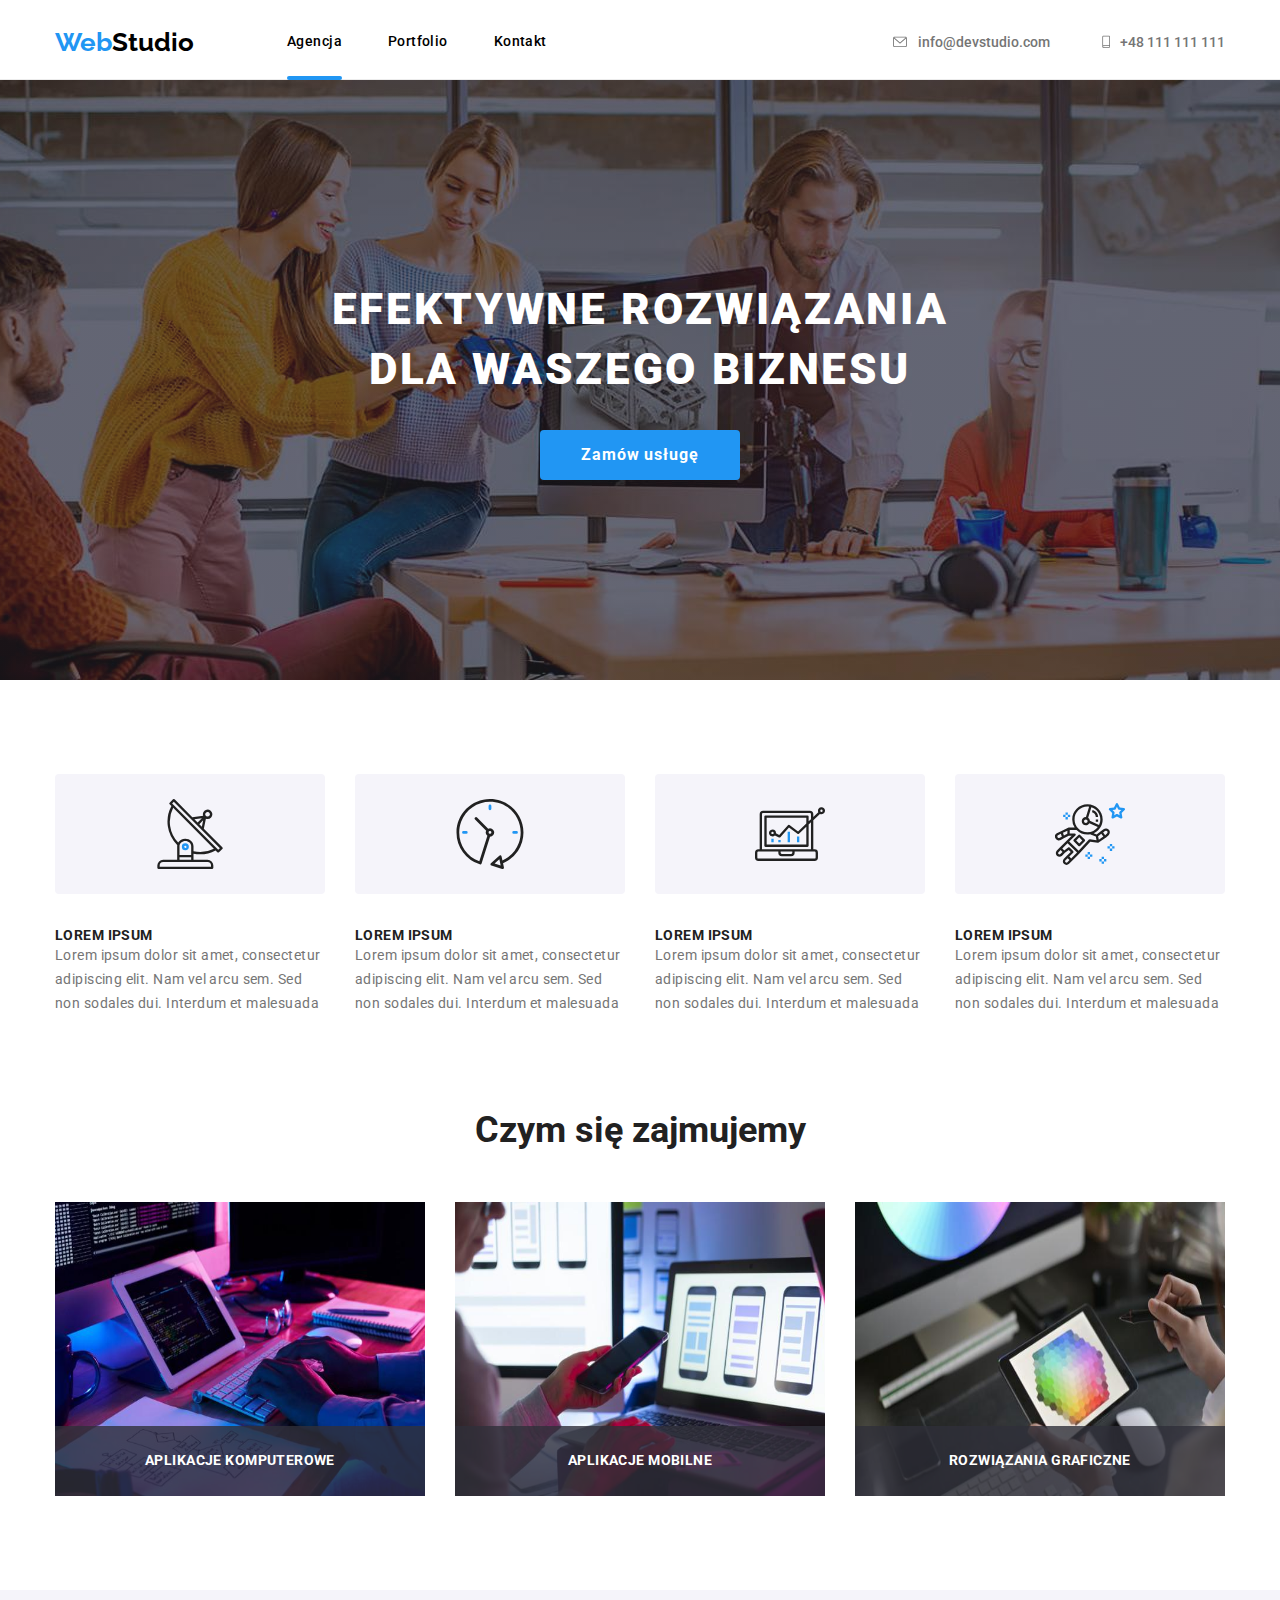
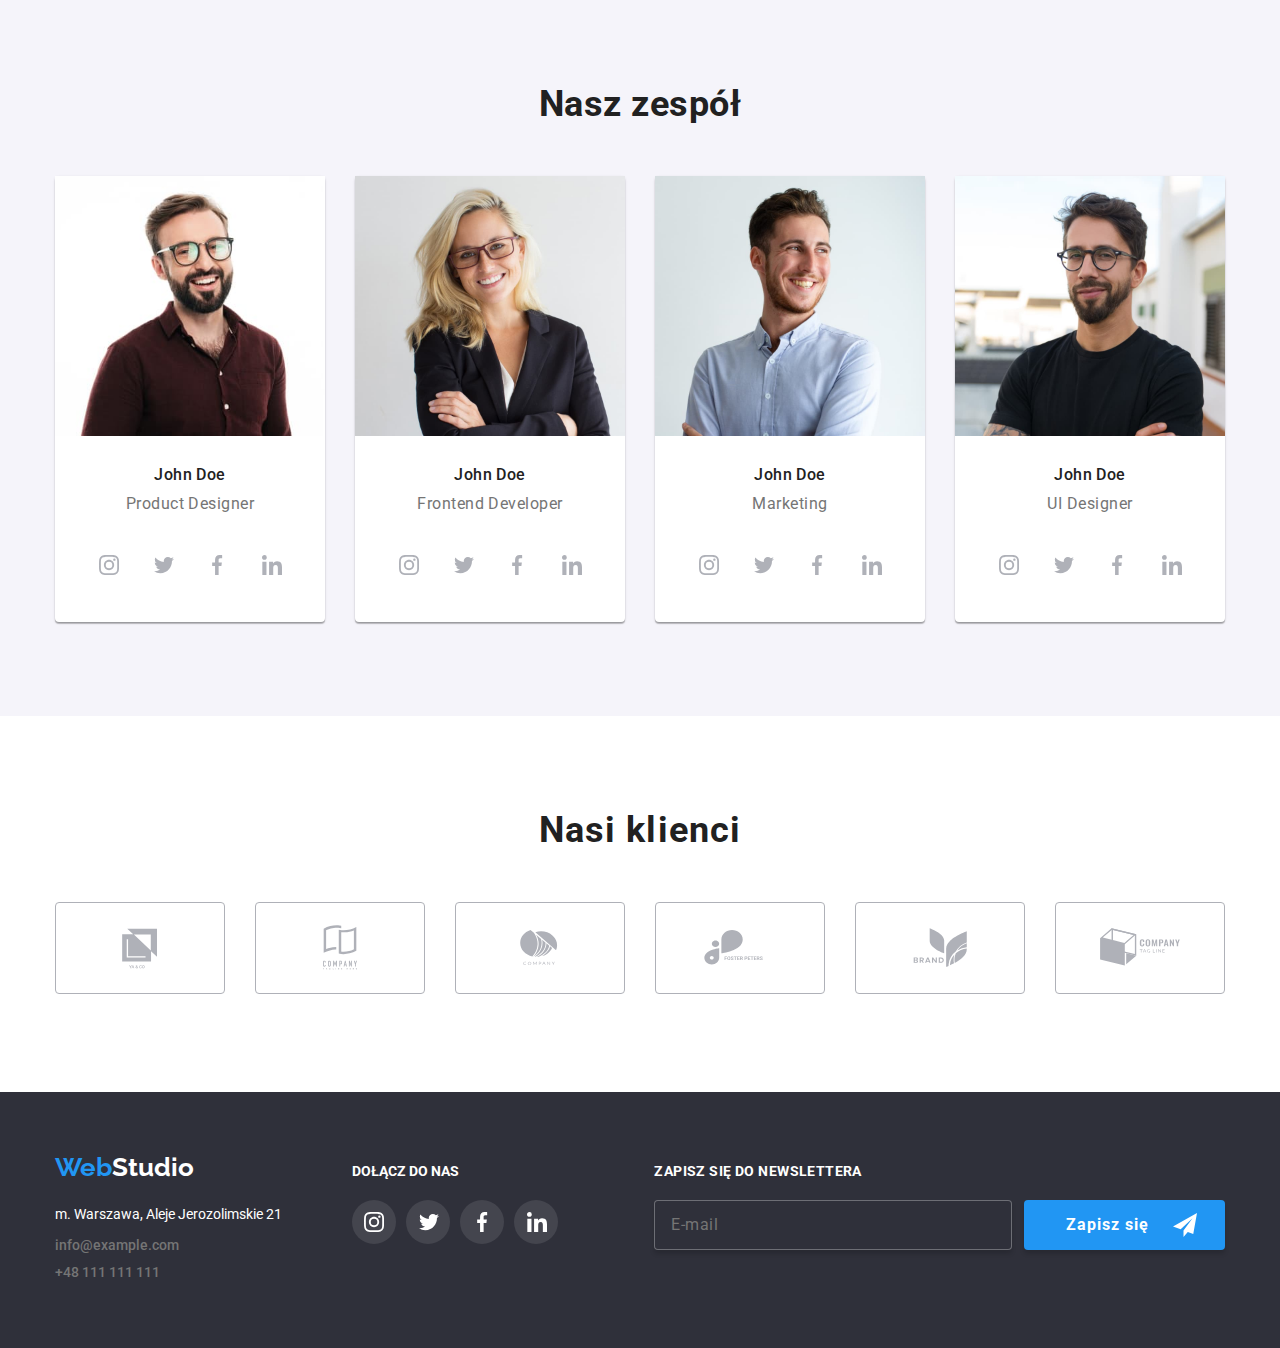
<file: index.html>
<!DOCTYPE html>
<html lang="en">
  <head>
    <meta charset="UTF-8" />
    <meta http-equiv="X-UA-Compatible" content="IE=edge" />
    <meta name="viewport" content="width=device-width, initial-scale=1.0" />
    <title>WebStudio</title>
    <link
      rel="stylesheet"
      href="https://cdnjs.cloudflare.com/ajax/libs/modern-normalize/1.0.0/modern-normalize.min.css"
    />
    <link rel="stylesheet" href="./css/styles.css" />
    <link rel="preconnect" href="https://fonts.googleapis.com" />
    <link rel="preconnect" href="https://fonts.gstatic.com" crossorigin />
    <link
      href="https://fonts.googleapis.com/css2?family=Raleway:wght@700&family=Roboto:wght@400;500;700;900&display=swap"
      rel="stylesheet"
    />
  </head>
  <body>
    <header class="header">
      <div class="container header__item">
        <a class="logo no_underline" href="index.html"
          ><span class="web">Web</span>Studio</a
        >
        <nav>
          <ul class="header__list">
            <li>
              <a class="link no_underline header__list--active" href="index.html"
                >Agencja</a
              >
            </li>
            <li>
              <a class="link no_underline header__list--hover" href="portfolio.html"
                >Portfolio</a
              >
            </li>
            <li>
              <a class="link no_underline header__list--hover" href="#">Kontakt</a>
            </li>
          </ul>
        </nav>
        <ul class="contacts">
          <li class="contacts__items">
            <a
              class="contacts__text no_underline"
              href="mailto:info@devstudio.com"
              >info@devstudio.com</a
            >
            <svg class="icon-envelope" width="16" height="12">
              <use href="./images/icons.svg#icon-envelope"></use>
            </svg>
          </li>
          <li class="contacts__items">
            <a class="contacts__text no_underline" href="tel:+48111111111"
              >+48 111 111 111</a
            >
            <svg class="icon-smartphone" width="10" height="16">
              <use href="./images/icons.svg#icon-smartphone"></use>
            </svg>
          </li>
        </ul>
      </div>
    </header>
    <main>
      <section class="banner">
        <h1 class="banner__text">
          EFEKTYWNE ROZWIĄZANIA <br />
          DLA WASZEGO BIZNESU
        </h1>
        <p class="banner__text-button">
          <button
            type="button"
            class="banner__button banner__text-button"
            data-modal-open
          >
            Zamów usługę
          </button>
        </p>
      </section>
      <section class="section lorem">
        <ul class="container list_first">
          <li>
            <svg class="icon-box" width="65.32" height="70">
              <use href="./images/icons.svg#icon-antenna-1"></use>
            </svg>
            <h3 class="list_first__title">LOREM IPSUM</h3>
            <p class="list_first__text">
              Lorem ipsum dolor sit amet, consectetur adipiscing elit. Nam vel
              arcu sem. Sed non sodales dui. Interdum et malesuada
            </p>
          </li>
          <li>
            <svg class="icon-box" width="65.32" height="70">
              <use href="./images/icons.svg#icon-clock-1"></use>
            </svg>
            <h3 class="list_first__title">LOREM IPSUM</h3>
            <p class="list_first__text">
              Lorem ipsum dolor sit amet, consectetur adipiscing elit. Nam vel
              arcu sem. Sed non sodales dui. Interdum et malesuada
            </p>
          </li>
          <li>
            <svg class="icon-box" width="65.32" height="70">
              <use href="./images/icons.svg#icon-diagram-1"></use>
            </svg>
            <h3 class="list_first__title">LOREM IPSUM</h3>
            <p class="list_first__text">
              Lorem ipsum dolor sit amet, consectetur adipiscing elit. Nam vel
              arcu sem. Sed non sodales dui. Interdum et malesuada
            </p>
          </li>
          <li>
            <svg class="icon-box" width="65.32" height="70">
              <use href="./images/icons.svg#icon-astronaut-1"></use>
            </svg>
            <h3 class="list_first__title">LOREM IPSUM</h3>
            <p class="list_first__text">
              Lorem ipsum dolor sit amet, consectetur adipiscing elit. Nam vel
              arcu sem. Sed non sodales dui. Interdum et malesuada
            </p>
          </li>
        </ul>
      </section>
      <section class="section">
        <div class="container list_second">
          <h2 class="list_second__title">Czym się zajmujemy</h2>
          <ul class="list_second__item">
            <li class="thumb">
              <img
                src="./images/1.jpg"
                alt="zdjęcie komputera"
                width="370"
                height="294"
              />
              <div class="label">
                <p class="label__text">APLIKACJE KOMPUTEROWE</p>
              </div>
            </li>
            <li class="thumb">
              <img
                src="./images/2.jpg"
                alt="zdjęcie telefonu i laptopa"
                width="370"
                height="294"
              />
              <div class="label">
                <p class="label__text">APLIKACJE MOBILNE</p>
              </div>
            </li>
            <li class="thumb">
              <img
                src="./images/3.jpg"
                alt="zdjęcie tableta"
                width="370"
                height="294"
              />
              <div class="label">
                <p class="label__text">ROZWIĄZANIA GRAFICZNE</p>
              </div>
            </li>
          </ul>
        </div>
      </section>
      <section class="team section">
        <div class="container list_team">
          <h2 class="list_team__title">Nasz zespół</h2>
          <ul class="list_team__item">
            <li>
              <figure class="photo-frame">
                <img
                  src="./images/product_designer.jpg"
                  alt="zdjęcie Johna"
                  width="270"
                  height="260"
                />
                <h3 class="list_team__item__name">John Doe</h3>
                <p class="list_team__item__profession">Product Designer</p>
                <div>
                  <ul class="team_social_links">
                    <li>
                      <a class="team_social_links__item" href="#"
                        ><svg class="icon-social">
                          <use
                            href="./images/icons.svg#icon-instagram-2"
                            width="20"
                            height="20"
                            x="12"
                            y="12"
                          ></use>
                        </svg>
                      </a>
                    </li>
                    <li>
                      <a class="team_social_links__item" href="#"
                        ><svg class="icon-social">
                          <use
                            href="./images/icons.svg#icon-twitter-1"
                            width="20"
                            height="20"
                            x="13"
                            y="12"
                          ></use>
                        </svg>
                      </a>
                    </li>
                    <li>
                      <a class="team_social_links__item" href="#"
                        ><svg class="icon-social">
                          <use
                            href="./images/icons.svg#icon-facebook-1"
                            width="20"
                            height="20"
                            x="12"
                            y="12"
                          ></use>
                        </svg>
                      </a>
                    </li>
                    <li>
                      <a class="team_social_links__item" href="#"
                        ><svg class="icon-social">
                          <use
                            href="./images/icons.svg#icon-linkedin-1"
                            width="20"
                            height="20"
                            x="13"
                            y="12"
                          ></use>
                        </svg>
                      </a>
                    </li>
                  </ul>
                </div>
              </figure>
            </li>
            <li>
              <figure class="photo-frame">
                <img
                  src="./images/Frontend_dev.jpg"
                  alt="zdjęcie Johna"
                  width="270"
                  height="260"
                />
                <h3 class="list_team__item__name">John Doe</h3>
                <p class="list_team__item__profession">Frontend Developer</p>
                <div>
                  <ul class="team_social_links">
                    <li>
                      <a class="team_social_links__item" href="#"
                        ><svg class="icon-social">
                          <use
                            href="./images/icons.svg#icon-instagram-2"
                            width="20"
                            height="20"
                            x="12"
                            y="12"
                          ></use>
                        </svg>
                      </a>
                    </li>
                    <li>
                      <a class="team_social_links__item" href="#"
                        ><svg class="icon-social">
                          <use
                            href="./images/icons.svg#icon-twitter-1"
                            width="20"
                            height="20"
                            x="13"
                            y="12"
                          ></use>
                        </svg>
                      </a>
                    </li>
                    <li>
                      <a class="team_social_links__item" href="#"
                        ><svg class="icon-social">
                          <use
                            href="./images/icons.svg#icon-facebook-1"
                            width="20"
                            height="20"
                            x="12"
                            y="12"
                          ></use>
                        </svg>
                      </a>
                    </li>
                    <li>
                      <a class="team_social_links__item" href="#"
                        ><svg class="icon-social">
                          <use
                            href="./images/icons.svg#icon-linkedin-1"
                            width="20"
                            height="20"
                            x="13"
                            y="12"
                          ></use>
                        </svg>
                      </a>
                    </li>
                  </ul>
                </div>
              </figure>
            </li>
            <li>
              <figure class="photo-frame">
                <img
                  src="./images/Marketing.jpg"
                  alt="zdjęcie Johna"
                  width="270"
                  height="260"
                />
                <h3 class="list_team__item__name">John Doe</h3>
                <p class="list_team__item__profession">Marketing</p>
                <div>
                  <ul class="team_social_links">
                    <li>
                      <a class="team_social_links__item" href="#"
                        ><svg class="icon-social">
                          <use
                            href="./images/icons.svg#icon-instagram-2"
                            width="20"
                            height="20"
                            x="12"
                            y="12"
                          ></use>
                        </svg>
                      </a>
                    </li>
                    <li>
                      <a class="team_social_links__item" href="#"
                        ><svg class="icon-social">
                          <use
                            href="./images/icons.svg#icon-twitter-1"
                            width="20"
                            height="20"
                            x="13"
                            y="12"
                          ></use>
                        </svg>
                      </a>
                    </li>
                    <li>
                      <a class="team_social_links__item" href="#"
                        ><svg class="icon-social">
                          <use
                            href="./images/icons.svg#icon-facebook-1"
                            width="20"
                            height="20"
                            x="12"
                            y="12"
                          ></use>
                        </svg>
                      </a>
                    </li>
                    <li>
                      <a class="team_social_links__item" href="#"
                        ><svg class="icon-social">
                          <use
                            href="./images/icons.svg#icon-linkedin-1"
                            width="20"
                            height="20"
                            x="13"
                            y="12"
                          ></use>
                        </svg>
                      </a>
                    </li>
                  </ul>
                </div>
              </figure>
            </li>
            <li>
              <figure class="photo-frame">
                <img
                  src="./images/UI_designer.jpg"
                  alt="zdjęcie Johna"
                  width="270"
                  height="260"
                />
                <h3 class="list_team__item__name">John Doe</h3>
                <p class="list_team__item__profession">UI Designer</p>
                <div>
                  <ul class="team_social_links">
                    <li>
                      <a class="team_social_links__item" href="#"
                        ><svg class="icon-social">
                          <use
                            href="./images/icons.svg#icon-instagram-2"
                            width="20"
                            height="20"
                            x="12"
                            y="12"
                          ></use>
                        </svg>
                      </a>
                    </li>
                    <li>
                      <a class="team_social_links__item" href="#"
                        ><svg class="icon-social">
                          <use
                            href="./images/icons.svg#icon-twitter-1"
                            width="20"
                            height="20"
                            x="13"
                            y="12"
                          ></use>
                        </svg>
                      </a>
                    </li>
                    <li>
                      <a class="team_social_links__item" href="#"
                        ><svg class="icon-social">
                          <use
                            href="./images/icons.svg#icon-facebook-1"
                            width="20"
                            height="20"
                            x="12"
                            y="12"
                          ></use>
                        </svg>
                      </a>
                    </li>
                    <li>
                      <a class="team_social_links__item" href="#"
                        ><svg class="icon-social">
                          <use
                            href="./images/icons.svg#icon-linkedin-1"
                            width="20"
                            height="20"
                            x="13"
                            y="12"
                          ></use>
                        </svg>
                      </a>
                    </li>
                  </ul>
                </div>
              </figure>
            </li>
          </ul>
        </div>
      </section>
      <section class="section">
        <div class="container our_clients">
          <h2 class="our_clients__title">Nasi klienci</h2>
          <ul class="our_clients__list">
            <li>
              <a class="our_clients__link" href="#"
                ><svg class="icon-logo" width="106" height="60">
                  <use href="./images/icons.svg#icon-Logo"></use>
                </svg>
              </a>
            </li>
            <li>
              <a class="our_clients__link" href="#"
                ><svg class="icon-logo" width="106" height="60">
                  <use href="./images/icons.svg#icon-Logo-1"></use>
                </svg>
              </a>
            </li>
            <li>
              <a class="our_clients__link" href="#"
                ><svg class="icon-logo" width="106" height="60">
                  <use href="./images/icons.svg#icon-Logo-2"></use>
                </svg>
              </a>
            </li>
            <li>
              <a class="our_clients__link" href="#"
                ><svg class="icon-logo" width="106" height="60">
                  <use href="./images/icons.svg#icon-Logo-3"></use>
                </svg>
              </a>
            </li>
            <li>
              <a class="our_clients__link" href="#"
                ><svg class="icon-logo" width="106" height="60">
                  <use href="./images/icons.svg#icon-Logo-4"></use>
                </svg>
              </a>
            </li>
            <li>
              <a class="our_clients__link" href="#"
                ><svg class="icon-logo" width="106" height="60">
                  <use href="./images/icons.svg#icon-Logo-5"></use>
                </svg>
              </a>
            </li>
          </ul>
        </div>
      </section>
    </main>
    <footer class="footer">
      <section class="footer_container">
        <div class="footer__items">
          <a class="footer__logo no_underline" href="index.html"
            ><span class="web">Web</span><span class="studio">Studio</span></a
          >
          <div class="footer__contacts">
            <address class="address">
              m. Warszawa, Aleje Jerozolimskie 21
            </address>
            <ul class="footer__contacts-list">
              <li>
                <a
                  class="contacts__text no_underline"
                  href="mailto:info@example.com"
                  >info@example.com</a
                >
              </li>
              <li>
                <a class="contacts__text no_underline" href="tel:+48111111111"
                  >+48 111 111 111</a
                >
              </li>
            </ul>
          </div>
        </div>
        <section class="footer__socials">
          <div>
            <h3 class="footer__socials__title">DOŁĄCZ DO NAS</h3>
            <div>
              <ul class="footer__socials__items">
                <li>
                  <a class="footer__socials__link" href="#"
                    ><svg class="icon-social2">
                      <use
                        href="./images/icons.svg#icon-instagram-2"
                        width="20"
                        height="20"
                        x="12"
                        y="12"
                      ></use>
                    </svg>
                  </a>
                </li>
                <li>
                  <a class="footer__socials__link" href="#"
                    ><svg class="icon-social2">
                      <use
                        href="./images/icons.svg#icon-twitter-1"
                        width="20"
                        height="20"
                        x="13"
                        y="12"
                      ></use>
                    </svg>
                  </a>
                </li>
                <li>
                  <a class="footer__socials__link" href="#"
                    ><svg class="icon-social2">
                      <use
                        href="./images/icons.svg#icon-facebook-1"
                        width="20"
                        height="20"
                        x="12"
                        y="12"
                      ></use>
                    </svg>
                  </a>
                </li>
                <li>
                  <a class="footer__socials__link" href="#"
                    ><svg class="icon-social2">
                      <use
                        href="./images/icons.svg#icon-linkedin-1"
                        width="20"
                        height="20"
                        x="13"
                        y="12"
                      ></use>
                    </svg>
                  </a>
                </li>
              </ul>
            </div>
          </div>
        </section>
        <section class="newsletter">
          <h3 class="newsletter__title">ZAPISZ SIĘ DO NEWSLETTERA</h3>
          <form>
            <label class="newsletter__box">
              <input
                type="email"
                name="user-email"
                placeholder="E-mail"
                required
                class="newsletter__input"
              />

              <button
                type="submit"
                class="newsletter__button newsletter__button--style"
              >
                Zapisz się
                <svg class="newsletter__icon" width="24px" height="24px">
                  <use href="./images/icons.svg#icon-send"></use>
                </svg>
              </button>
            </label>
          </form>
        </section>
      </section>
    </footer>
    <div class="backdrop is-hidden" data-modal>
      <div class="modal">
        <button type="button" class="modal__close" data-modal-close>
          <svg width="18px" height="18px">
            <use href="./images/icons.svg#icon-close"></use>
          </svg>
        </button>
        <h3 class="modal__header">Zostaw swoje dane w formularzu poniżej</h3>
        <form>
          <div class="modal__box">
            <label class="modal__label" for="user-name">Imię</label>
            <input type="text" name="user-name" id="user-name" required class="modal__input"/>
            <svg class="modal__icon" width="12px" height="12px">
              <use href=./images/icons.svg#icon-person></use></svg>
          </div>
          <div class="modal__box">
            <label class="modal__label" for="user-tel">Telefon</label>
            <input type="tel" name="user-tel" id="user-tel" required class="modal__input"/>
            <svg class="modal__icon" width="12px" height="12px">
              <use href=./images/icons.svg#icon-tel></use></svg>
          </div>
          <div class="modal__box">
            <label class="modal__label" for="user-email">Email</label>
            <input type="email" name="user-email" id="user-email" required class="modal__input"/>
            <svg class="modal__icon" width="12px" height="12px">
              <use href=./images/icons.svg#icon-mail></use></svg>
          </div>
          <div class="modal__box">
            <label class="modal__label">Komentarz</label>
            <textarea name="feedback" placeholder="Wprowadź tekst" required class="modal__input modal__feedback"></textarea>
          </div>
          <div class="modal__agreement-box">
            <label class="modal__agreement">
              <input
                required class="modal__checkbox"
                type="checkbox"
                name="agreement"
                value="agree"
              />
              <svg class="modal__checkbox-empty" width="16px" height="15px">
                <use href="./images/icons.svg#checkbox"></use></svg>
              <svg class="modal__checkbox-blue" width="16px" height="15px">
                <use href="./images/icons.svg#checkbox2"></use></svg>
              <span class="modal-agreement-text">Oświadczam, iż akceptuję <a href="#" class="blue-text">Regulamin</a> i <a href="#" class="blue-text">Politykę Prywatności.</a></span></label>
            </label>
          </div>
          <p class="modal__button">
            <button type="submit" class="modal__button--style">Wyślij</button></form>
          </p>
      </div>
    </div>
    <script src="./js/modal.js"></script>
  </body>
</html>
</file>
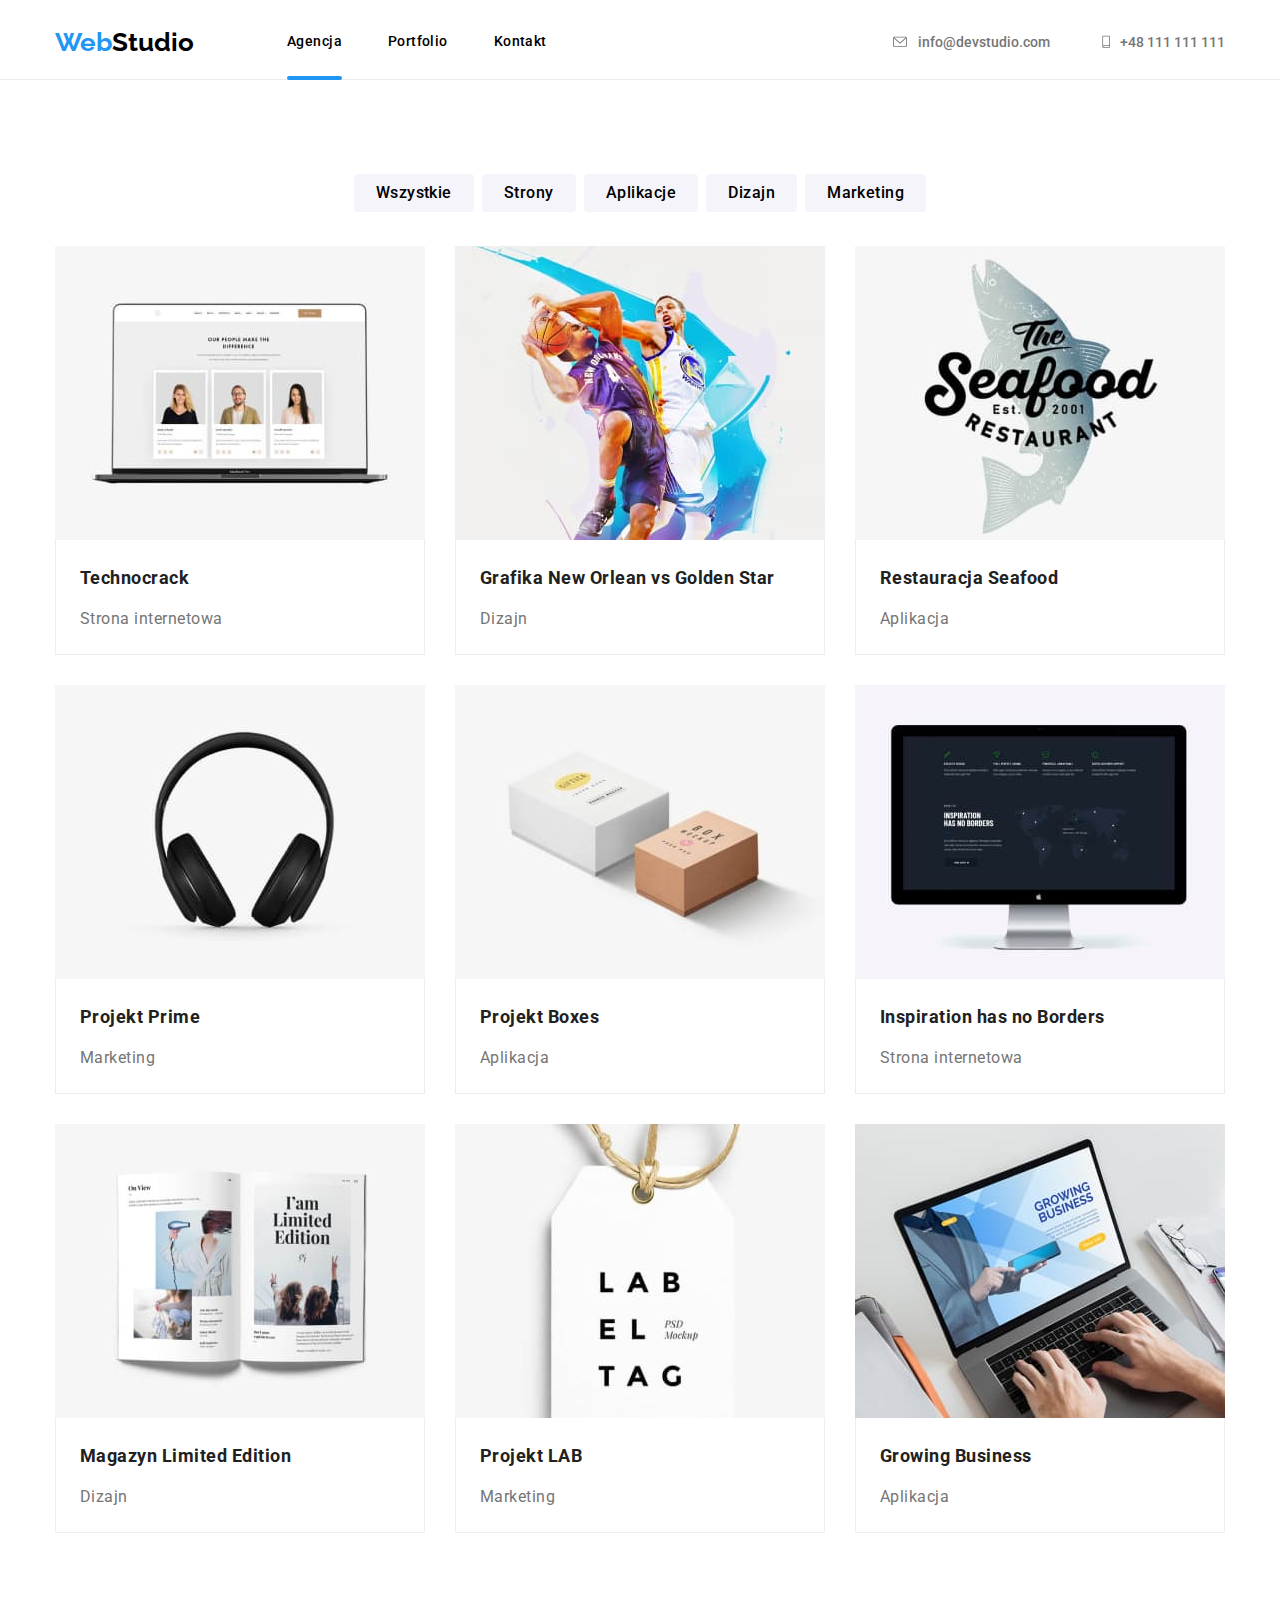
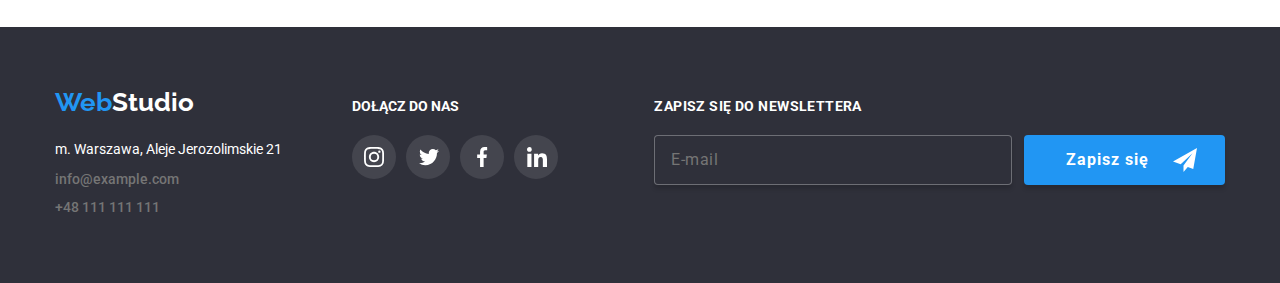
<file: portfolio.html>
<!DOCTYPE html>
<html lang="en">
  <head>
    <meta charset="UTF-8" />
    <meta http-equiv="X-UA-Compatible" content="IE=edge" />
    <meta name="viewport" content="width=device-width, initial-scale=1.0" />
    <title>Portfolio</title>
    <link
      rel="stylesheet"
      href="https://cdnjs.cloudflare.com/ajax/libs/modern-normalize/1.0.0/modern-normalize.min.css"
    />
    <link rel="stylesheet" href="./css/styles.css" />
    <link rel="preconnect" href="https://fonts.googleapis.com" />
    <link rel="preconnect" href="https://fonts.gstatic.com" crossorigin />
    <link
      href="https://fonts.googleapis.com/css2?family=Raleway:wght@700&family=Roboto:wght@400;500;700;900&display=swap"
      rel="stylesheet"
    />
  </head>
  <body>
    <header class="header">
      <div class="container header__item">
        <a class="logo no_underline" href="index.html"
          ><span class="web">Web</span>Studio</a
        >
        <nav>
          <ul class="header__list">
            <li>
              <a
                class="link no_underline header__list--active"
                href="index.html"
                >Agencja</a
              >
            </li>
            <li>
              <a
                class="link no_underline header__list--hover"
                href="portfolio.html"
                >Portfolio</a
              >
            </li>
            <li>
              <a class="link no_underline header__list--hover" href="#"
                >Kontakt</a
              >
            </li>
          </ul>
        </nav>
        <ul class="contacts">
          <li class="contacts__items">
            <a
              class="contacts__text no_underline"
              href="mailto:info@devstudio.com"
              >info@devstudio.com</a
            >
            <svg class="icon-envelope" width="16" height="12">
              <use href="./images/icons.svg#icon-envelope"></use>
            </svg>
          </li>
          <li class="contacts__items">
            <a class="contacts__text no_underline" href="tel:+48111111111"
              >+48 111 111 111</a
            >
            <svg class="icon-smartphone" width="10" height="16">
              <use href="./images/icons.svg#icon-smartphone"></use>
            </svg>
          </li>
        </ul>
      </div>
    </header>
    <main>
      <section class="section">
        <ul class="menu_portfolio">
          <li>
            <button type="button" class="button_portfolio">Wszystkie</button>
          </li>
          <li>
            <button type="button" class="button_portfolio">Strony</button>
          </li>
          <li>
            <button type="button" class="button_portfolio">Aplikacje</button>
          </li>
          <li>
            <button type="button" class="button_portfolio">Dizajn</button>
          </li>
          <li>
            <button type="button" class="button_portfolio">Marketing</button>
          </li>
        </ul>
        <ul class="container list_portfolio">
          <li class="list_portfolio__item">
            <figure class="figure thumb overlay-box">
              <img
                class=""
                src="./images/technocrack.jpg"
                alt="zdjęcia trzech osób"
                width="370"
                height="294"
              />
              <h3 class="list_portfolio__title">Technocrack</h3>
              <p class="list_portfolio__description">Strona internetowa</p>
              <div class="overlay-technocrack">
                <p class="overlay__text">
                  Technocrack jest popularną platformą wykorzystywaną do
                  rozpowszechniania koronawirusa. Firmy wykorzystują tę
                  platformę do celów szpiegowskich i ataków na niezabezpieczone
                  serwery konkurencji
                </p>
              </div>
            </figure>
          </li>
          <li class="list_portfolio__item">
            <figure class="figure thumb overlay-box">
              <img
                src="./images/new_orleans.jpg"
                alt="dwóch zawodników walczących o piłkę"
                width="370"
                height="294"
              />
              <h3 class="list_portfolio__title">
                Grafika New Orlean vs Golden Star
              </h3>
              <p class="list_portfolio__description">Dizajn</p>
              <div class="overlay">
                <p class="overlay__text">
                  Lorem, ipsum dolor sit amet consectetur adipisicing elit.
                  Quidem repellendus temporibus, nam a excepturi voluptates
                  dolorem nihil autem qui, libero nisi repudiandae, velit atque
                  blanditiis cupiditate fugiat? Dignissimos, praesentium
                  delectus?
                </p>
              </div>
            </figure>
          </li>
          <li class="list_portfolio__item thumb">
            <figure class="figure thumb overlay-box">
              <img
                src="./images/seafood.jpg"
                alt="logo restauracji"
                width="370"
                height="294"
              />
              <h3 class="list_portfolio__title">Restauracja Seafood</h3>
              <p class="list_portfolio__description">Aplikacja</p>
              <div class="overlay">
                <p class="overlay__text">
                  Lorem, ipsum dolor sit amet consectetur adipisicing elit.
                  Quidem repellendus temporibus, nam a excepturi voluptates
                  dolorem nihil autem qui, libero nisi repudiandae, velit atque
                  blanditiis cupiditate fugiat? Dignissimos, praesentium
                  delectus?
                </p>
              </div>
            </figure>
          </li>
          <li class="list_portfolio__item thumb">
            <figure class="figure thumb overlay-box">
              <img
                src="./images/projekt_prime.jpg"
                alt="słuchawki"
                width="370"
                height="294"
              />
              <h3 class="list_portfolio__title">Projekt Prime</h3>
              <p class="list_portfolio__description">Marketing</p>
              <div class="overlay">
                <p class="overlay__text">
                  Lorem, ipsum dolor sit amet consectetur adipisicing elit.
                  Quidem repellendus temporibus, nam a excepturi voluptates
                  dolorem nihil autem qui, libero nisi repudiandae, velit atque
                  blanditiis cupiditate fugiat? Dignissimos, praesentium
                  delectus?
                </p>
              </div>
            </figure>
          </li>
          <li class="list_portfolio__item thumb">
            <figure class="figure thumb overlay-box">
              <img
                src="./images/projekt_boxes.jpg"
                alt="pudełka"
                width="370"
                height="294"
              />
              <h3 class="list_portfolio__title">Projekt Boxes</h3>
              <p class="list_portfolio__description">Aplikacja</p>
              <div class="overlay">
                <p class="overlay__text">
                  Lorem, ipsum dolor sit amet consectetur adipisicing elit.
                  Quidem repellendus temporibus, nam a excepturi voluptates
                  dolorem nihil autem qui, libero nisi repudiandae, velit atque
                  blanditiis cupiditate fugiat? Dignissimos, praesentium
                  delectus?
                </p>
              </div>
            </figure>
          </li>
          <li class="list_portfolio__item thumb">
            <figure class="figure thumb overlay-box">
              <img
                src="./images/inspiration.jpg"
                alt="podgląd strony internetowej z mapą świata"
                width="370"
                height="294"
              />
              <h3 class="list_portfolio__title">Inspiration has no Borders</h3>
              <p class="list_portfolio__description">Strona internetowa</p>
              <div class="overlay">
                <p class="overlay__text">
                  Lorem, ipsum dolor sit amet consectetur adipisicing elit.
                  Quidem repellendus temporibus, nam a excepturi voluptates
                  dolorem nihil autem qui, libero nisi repudiandae, velit atque
                  blanditiis cupiditate fugiat? Dignissimos, praesentium
                  delectus?
                </p>
              </div>
            </figure>
          </li>
          <li class="list_portfolio__item thumb">
            <figure class="figure thumb overlay-box">
              <img
                src="./images/limited_edition.jpg"
                alt="otwarte czasopismo"
                width="370"
                height="294"
              />
              <h3 class="list_portfolio__title">Magazyn Limited Edition</h3>
              <p class="list_portfolio__description">Dizajn</p>
              <div class="overlay">
                <p class="overlay__text">
                  Lorem, ipsum dolor sit amet consectetur adipisicing elit.
                  Quidem repellendus temporibus, nam a excepturi voluptates
                  dolorem nihil autem qui, libero nisi repudiandae, velit atque
                  blanditiis cupiditate fugiat? Dignissimos, praesentium
                  delectus?
                </p>
              </div>
            </figure>
          </li>
          <li class="list_portfolio__item thumb">
            <figure class="figure thumb overlay-box">
              <img
                src="./images/projekt_lab.jpg"
                alt="etykieta"
                width="370"
                height="294"
              />
              <h3 class="list_portfolio__title">Projekt LAB</h3>
              <p class="list_portfolio__description">Marketing</p>
              <div class="overlay">
                <p class="overlay__text">
                  Lorem, ipsum dolor sit amet consectetur adipisicing elit.
                  Quidem repellendus temporibus, nam a excepturi voluptates
                  dolorem nihil autem qui, libero nisi repudiandae, velit atque
                  blanditiis cupiditate fugiat? Dignissimos, praesentium
                  delectus?
                </p>
              </div>
            </figure>
          </li>
          <li class="list_portfolio__item">
            <figure class="figure thumb overlay-box">
              <div class="overlay-box">
                <img
                  src="./images/growing_business.jpg"
                  alt="laptop"
                  width="370"
                  height="294"
                />
              </div>
              <h3 class="list_portfolio__title">Growing Business</h3>
              <p class="list_portfolio__description">Aplikacja</p>
              <div class="overlay">
                <p class="overlay__text">
                  Lorem, ipsum dolor sit amet consectetur adipisicing elit.
                  Quidem repellendus temporibus, nam a excepturi voluptates
                  dolorem nihil autem qui, libero nisi repudiandae, velit atque
                  blanditiis cupiditate fugiat? Dignissimos, praesentium
                  delectus?
                </p>
              </div>
            </figure>
          </li>
        </ul>
      </section>
    </main>
    <footer class="footer">
      <section class="footer_container">
        <div class="footer__items">
          <a class="footer__logo no_underline" href="index.html"
            ><span class="web">Web</span><span class="studio">Studio</span></a
          >
          <div class="footer__contacts">
            <address class="address">
              m. Warszawa, Aleje Jerozolimskie 21
            </address>
            <ul class="footer__contacts-list">
              <li>
                <a
                  class="contacts__text no_underline"
                  href="mailto:info@example.com"
                  >info@example.com</a
                >
              </li>
              <li>
                <a class="contacts__text no_underline" href="tel:+48111111111"
                  >+48 111 111 111</a
                >
              </li>
            </ul>
          </div>
        </div>
        <section class="footer__socials">
          <div>
            <h3 class="footer__socials__title">DOŁĄCZ DO NAS</h3>
            <div>
              <ul class="footer__socials__items">
                <li>
                  <a class="footer__socials__link" href="#"
                    ><svg class="icon-social2">
                      <use
                        href="./images/icons.svg#icon-instagram-2"
                        width="20"
                        height="20"
                        x="12"
                        y="12"
                      ></use>
                    </svg>
                  </a>
                </li>
                <li>
                  <a class="footer__socials__link" href="#"
                    ><svg class="icon-social2">
                      <use
                        href="./images/icons.svg#icon-twitter-1"
                        width="20"
                        height="20"
                        x="13"
                        y="12"
                      ></use>
                    </svg>
                  </a>
                </li>
                <li>
                  <a class="footer__socials__link" href="#"
                    ><svg class="icon-social2">
                      <use
                        href="./images/icons.svg#icon-facebook-1"
                        width="20"
                        height="20"
                        x="12"
                        y="12"
                      ></use>
                    </svg>
                  </a>
                </li>
                <li>
                  <a class="footer__socials__link" href="#"
                    ><svg class="icon-social2">
                      <use
                        href="./images/icons.svg#icon-linkedin-1"
                        width="20"
                        height="20"
                        x="13"
                        y="12"
                      ></use>
                    </svg>
                  </a>
                </li>
              </ul>
            </div>
          </div>
        </section>
        <section class="newsletter">
          <h3 class="newsletter__title">ZAPISZ SIĘ DO NEWSLETTERA</h3>
          <form>
            <label class="newsletter__box">
              <input
                type="email"
                name="user-email"
                placeholder="E-mail"
                required
                class="newsletter__input"
              />

              <button
                type="submit"
                class="newsletter__button newsletter__button--style"
              >
                Zapisz się
                <svg class="newsletter__icon" width="24px" height="24px">
                  <use href="./images/icons.svg#icon-send"></use>
                </svg>
              </button>
            </label>
          </form>
        </section>
      </section>
    </footer>
  </body>
</html>
</file>
<file: css/styles.css>
:root {
  --black: #000000;
  --white: #ffffff;
  --brand_color: #2196f3;
  --text: #757575;
  --primary_background: #2f303a;
  --secondary_background: #f5f4fa;
  --fill: #afb1b8;
}
ul,
p,
h1,
h2,
h3,
h4 {
  margin: 0px;
  padding: 0px;
}
.container {
  width: 1200px;
  margin: 0 auto;
  padding: 0 15px;
}
img {
  display: block;
}
.section {
  padding: 94px 0;
}
body {
  font-family: "Roboto", "Raleway", sans-serif;
  color: #212121;
}
.no_underline {
  text-decoration: none;
}
.header__list,
.contacts,
.list_first li,
.list_second li,
.list_team li,
.our_clients li,
.menu_portfolio,
.list_portfolio,
.footer li {
  list-style: none;
}
.contacts__text:hover,
.contacts__text:focus,
.link:hover,
.link:focus,
.web {
  color: var(--brand_color);
}
.footer {
  background-color: var(--primary_background);
}
/* header */
.header {
  border-bottom: 1px solid #ececec;
  height: 80px;
}
.header__item {
  display: flex;
  align-items: center;
}

.logo {
  font-family: "Raleway";
  font-weight: 700;
  font-size: 26px;
  line-height: 1.19;
  color: var(--black);
  padding-top: 24px;
  padding-bottom: 25px;
}
.header__list {
  display: flex;
  gap: 46px;
  padding: 32px 0 32px 93px;
}
.header__list--active::after {
  position: relative;
  content: "";
  width: 100%;
  height: 4px;
  top: 26px;
  background: #2196f3;
  border-radius: 2px;
  display: block;
  transition-duration: 250ms;
  transition-property: background-color;
  transition-timing-function: cubic-bezier(0.4, 0, 0.2, 1);
}
.header__list--hover:hover::after,
.header__list--hover:focus::after {
  position: relative;
  content: "";
  width: 100%;
  height: 4px;
  top: 26px;
  background: #2196f3;
  border-radius: 2px;
  display: block;
  transition-duration: 250ms;
  transition-property: background-color;
  transition-timing-function: cubic-bezier(0.4, 0, 0.2, 1);
}
.link {
  font-size: 14px;
  font-weight: 500;
  line-height: 1.14;
  color: var(--black);
  letter-spacing: 0.03em;
  transition-duration: 250ms;
  transition-property: color;
  transition-timing-function: cubic-bezier(0.4, 0, 0.2, 1);
}
.contacts {
  display: flex;
  gap: 50px;
  margin-left: auto;
}
.contacts__items {
  display: flex;
  flex-direction: row-reverse;
  gap: 10px;
}
.contacts__text {
  font-size: 14px;
  font-weight: 500;
  line-height: 1.14;
  color: var(--text);
  transition-duration: 250ms;
  transition-property: color;
  transition-timing-function: cubic-bezier(0.4, 0, 0.2, 1);
}
.icon-envelope,
.icon-smartphone {
  fill: var(--text);
  transition-duration: 250ms;
  transition-property: fill;
  transition-timing-function: cubic-bezier(0.4, 0, 0.2, 1);
}
.contacts__items:hover .icon-envelope,
.contacts__items:hover .icon-smartphone,
.contacts__items:focus,
.contacts__items:focus {
  fill: var(--brand_color);
  cursor: pointer;
}
.banner {
  padding: 200px 0;
  background-image: linear-gradient(
      0deg,
      rgba(47, 48, 58, 0.4) 0%,
      rgba(47, 48, 58, 0.4) 100%
    ),
    url(../images/banner_background.jpg);
  width: 100%;
  max-width: 1600px;
  height: 600px;
  margin: auto;
  background-position: center;
}
.banner__text {
  color: var(--white);
  font-weight: 900;
  font-size: 44px;
  line-height: 1.36;
  letter-spacing: 0.06em;
  margin: 0;
  text-align: center;
  padding-bottom: 30px;
}
.banner__text-button {
  font-family: "Roboto";
  color: var(--white);
  font-weight: 700;
  font-size: 16px;
  line-height: 1.87;
  text-align: center;
  letter-spacing: 0.06em;
}
.banner__button {
  background-color: var(--brand_color);
  border: 1px #9c9c9c;
  border-radius: 4px;
  cursor: pointer;
  width: 200px;
  height: 50px;
  margin: 0 auto;
  padding-bottom: 10px;
  padding-top: 10px;
}
/* lorem ipsum */
.lorem {
  padding-bottom: 0px;
}
.icon-box {
  background-color: var(--secondary_background);
  height: 120px;
  width: 270px;
  border-radius: 4px;
  margin-bottom: 30px;
  padding: 25px 100px;
}
.list_first {
  display: flex;
  gap: 30px;
}
.list_first__title {
  font-weight: 700;
  font-size: 14px;
  line-height: 1.14;
  letter-spacing: 0.03em;
}
.list_first__text {
  color: var(--text);
  font-size: 14px;
  line-height: 1.71;
  letter-spacing: 0.03em;
}
/* czym się zajmujemy */
.list_second {
  font-weight: 700;
  font-size: 36px;
  line-height: 1.16;
  text-align: center;
}
.list_second__title {
  font-weight: 700;
  font-size: 36px;
  line-height: 1.16;
}
.list_second__item {
  display: flex;
  gap: 30px;
  padding-top: 50px;
}
.thumb {
  position: relative;
}
.label {
  background: rgba(47, 48, 58, 0.8);
  position: absolute;
  bottom: 0;
  left: 0;
  width: 370px;
  height: 70px;
  letter-spacing: 0.03em;
}
.label__text {
  color: #ffffff;
  text-align: center;
  font-weight: 700;
  font-size: 14px;
  line-height: 1.14;
  letter-spacing: 0.03em;
  margin: 0;
  padding: 27px 0px;
}
/* nasz zespół */
.team {
  background-color: var(--secondary_background);
}
.list_team {
  text-align: center;
  letter-spacing: 0.03em;
}
.list_team__title {
  font-weight: 700;
  font-size: 36px;
  line-height: 1.16;
}
.list_team__item {
  display: flex;
  padding-top: 50px;
  margin: 0 -15px;
}
.list_team__item__name {
  font-weight: 500;
  font-size: 16px;
  line-height: 1.18;
  padding-top: 30px;
  padding-bottom: 10px;
}
.list_team__item__profession {
  color: var(--text);
  font-size: 16px;
  line-height: 1.18;
  padding-bottom: 30px;
}
.photo-frame {
  margin: 0px 15px;
  background-color: var(--white);
  border-radius: 4px;
  box-shadow: 0px 2px 1px 0px rgba(0, 0, 0, 0.2),
    0px 1px 1px 0px rgba(0, 0, 0, 0.14), 0px 1px 3px 0px rgba(0, 0, 0, 0.12);
}
.team_social_links {
  display: flex;
  gap: 10px;
  align-items: center;
  justify-content: center;
  padding-bottom: 30px;
  fill: var(--fill);
  transition-duration: 250ms;
  transition-property: fill, background-color;
  transition-timing-function: cubic-bezier(0.4, 0, 0.2, 1);
}
/* klienci */
.our_clients {
  text-align: center;
}
.our_clients__title {
  font-weight: 700;
  font-size: 36px;
  line-height: 1.16;
  letter-spacing: 0.03em;
}
.our_clients__list {
  display: flex;
  justify-content: center;
  align-items: center;
  gap: 30px;
  padding-top: 50px;
}
.icon-logo {
  fill: var(--fill);
  width: 170px;
  height: 92px;
  border: 1px solid var(--fill);
  border-radius: 4px;
  transition-duration: 250ms;
  transition-property: fill;
  transition-timing-function: cubic-bezier(0.4, 0, 0.2, 1);
}
.icon-logo:hover,
.our_clients__link:focus .icon-logo {
  fill: var(--brand_color);
  border: 1px solid var(--brand_color);
}
/* footer */
.studio,
.footer {
  color: var(--white);
}
.footer_container {
  display: flex;
  width: 1200px;
  margin: 0 auto;
  padding: 0 15px;
}
.footer__logo {
  font-family: "Raleway";
  font-weight: 700;
  font-size: 26px;
  line-height: 1.19;
  color: var(--black);
}
.footer__items {
  display: flex;
  padding-top: 60px;
  flex-direction: column;
  padding-bottom: 60px;
}
.footer__contacts {
  margin-top: 20px;
}
.footer__contacts,
.footer__contacts-list {
  display: flex;
  flex-direction: column;
  gap: 9px;
}
.address {
  font-style: normal;
  font-size: 14px;
  line-height: 1.7;
}
.footer__socials {
  padding: 72px 0 100px 70px;
}
.footer__socials__items {
  display: flex;
  gap: 10px;
}
.footer__socials__title {
  padding-bottom: 20px;
  font-weight: 700;
  font-size: 14px;
  line-height: 1.14;
}
.icon-social {
  width: 44px;
  height: 44px;
  border-radius: 50%;
  background-color: white;
  fill: var(--fill);
  transition-duration: 250ms;
  transition-property: fill, background-color;
  transition-timing-function: cubic-bezier(0.4, 0, 0.2, 1);
}
.icon-social2 {
  width: 44px;
  height: 44px;
  border-radius: 50%;
  background-color: #ffffff1a;
  fill: var(--white);
  transition-duration: 250ms;
  transition-property: fill, background-color;
  transition-timing-function: cubic-bezier(0.4, 0, 0.2, 1);
}
.icon-social:hover,
.icon-social2:hover,
.team_social_links__item:focus .icon-social,
.footer__socials__link:focus .icon-social2 {
  background-color: var(--brand_color);
  fill: var(--white);
  cursor: pointer;
}
.newsletter {
  padding-top: 72px;
  margin-left: auto;
}
.newsletter__title {
  padding-bottom: 20px;
  font-weight: 700;
  font-size: 14px;
  line-height: 1.14;
  letter-spacing: 0.03em;
}
.newsletter__box {
  display: flex;
  gap: 12px;
}
.newsletter__input {
  height: 50px;
  width: 358px;
  font-weight: 400;
  font-size: 16px;
  line-height: 1.25;
  letter-spacing: 0.03em;
  border: 1px solid rgba(255, 255, 255, 0.3);
  border-radius: 4px;
  box-shadow: 0 4px 4px rgba(0, 0, 0, 0.15);
  background-color: var(--primary_background);
  padding: 15px 16px;
  outline: none;
  transition-duration: 250ms;
  transition-property: border;
  transition-timing-function: cubic-bezier(0.4, 0, 0.2, 1);
}
.newsletter__button {
  display: flex;
  align-items: center;
}
.newsletter__button--style {
  background-color: var(--brand_color);
  color: white;
  font-weight: 700;
  font-size: 16px;
  line-height: 1.87;
  cursor: pointer;
  border: none;
  font-family: "Roboto";
  letter-spacing: 0.06em;
  padding: 10px 28px 10px 42px;
  border-radius: 4px;
  box-shadow: 0 4px 4px rgba(0, 0, 0, 0.15);
}
.newsletter__icon {
  margin-left: 24px;
  fill: white;
}
/* portfolio  */
.menu_portfolio {
  display: flex;
  gap: 8px;
  justify-content: center;
}
.button_portfolio:focus,
.button_portfolio:hover {
  background-color: var(--brand_color);
  color: var(--white);
  box-shadow: 0px 3px 1px rgba(0, 0, 0, 0.1), 0px 1px 2px rgba(0, 0, 0, 0.08),
    0px 2px 2px rgba(0, 0, 0, 0.12);
}
.button_portfolio {
  background-color: var(--secondary_background);
  font-weight: 500;
  font-size: 16px;
  line-height: 1.62;
  cursor: pointer;
  border: none;
  font-family: "Roboto";
  letter-spacing: 0.03em;
  padding: 6px 22px;
  border-radius: 4px;
  transition-duration: 250ms;
  transition-property: background-color, color, box-shadow;
  transition-timing-function: cubic-bezier(0.4, 0, 0.2, 1);
}
.list_portfolio {
  display: flex;
  flex-wrap: wrap;
  gap: 30px;
  padding-top: 34px;
  letter-spacing: 0.03em;
  justify-content: center;
}
.list_portfolio__item {
  border-bottom: 1px solid #eeeeee;
  flex-basis: calc((100% - 2 * 30px) / 3);
  transition-duration: 250ms;
  transition-property: box-shadow;
  transition-timing-function: cubic-bezier(0.4, 0, 0.2, 1);
}
.list_portfolio__item:hover {
  box-shadow: 0px 1px 1px rgba(0, 0, 0, 0.12), 0px 4px 4px rgba(0, 0, 0, 0.06),
    1px 4px 6px rgba(0, 0, 0, 0.16);
  cursor: pointer;
}
.overlay,
.overlay-technocrack {
  position: absolute;
  top: 0;
  left: 0;
  width: 100%;
  height: 100%;
  background: rgba(33, 150, 243, 0.9);
  transform: translateY(100%);
  transition: 250ms;
  transition-property: transform;
  transition-timing-function: cubic-bezier(0.4, 0, 0.2, 1);
}
.overlay-box:hover .overlay,
.overlay-box:hover .overlay-technocrack {
  transform: translate(0%);
}
.overlay-box {
  overflow: hidden;
}
.overlay__text {
  font-weight: 400;
  font-size: 18px;
  line-height: 1.55;
  letter-spacing: 0.03em;
  color: #ffffff;
  text-align: start;
  padding: 49px 45px 49px 24px;
  margin: 0px;
}

/* figure w portfolio */
.figure {
  margin: 0px;
}
.list_portfolio__title {
  font-weight: 700;
  font-size: 18px;
  line-height: 2;
  padding: 20px 24px 4px 24px;
  border-left: 1px solid #eeeeee;
  border-right: 1px solid #eeeeee;
  background-color: white;
  z-index: 2;
  position: relative;
}
.list_portfolio__description {
  font-weight: 400;
  font-size: 16px;
  line-height: 1.87;
  color: var(--text);
  padding: 4px 24px 20px 24px;
  border-left: 1px solid #eeeeee;
  border-right: 1px solid #eeeeee;
  background-color: white;
  z-index: 2;
  position: relative;
}
/* modal */
.backdrop {
  position: fixed;
  left: 0px;
  top: 0px;
  width: 100%;
  height: 100%;
  background-color: rgba(0, 0, 0, 0.2);
  display: flex;
  transition-property: opacity, visibility;
  transition-duration: 250ms;
  transition-timing-function: cubic-bezier(0.4, 0, 0.2, 1);
}
.is-hidden {
  opacity: 0;
  visibility: hidden;
  pointer-events: none;
}
.modal {
  position: absolute;
  width: 528px;
  height: 581px;
  transform: translateX(-50%) translateY(-50%);
  background: #ffffff;
  box-shadow: 0px 1px 3px rgba(0, 0, 0, 0.12), 0px 1px 1px rgba(0, 0, 0, 0.14),
    0px 2px 1px rgba(0, 0, 0, 0.2);
  border-radius: 4px;
  left: 50%;
  top: 50%;
}
.modal__close {
  position: absolute;
  margin: 8px 8px 543px 490px;
  width: 30px;
  height: 30px;
  background-color: #ffffff;
  border: 1px solid rgba(0, 0, 0, 0.1);
  border-radius: 50%;
  cursor: pointer;
}
.modal__header {
  font-weight: 700;
  font-size: 20px;
  line-height: 1.15;
  text-align: center;
  letter-spacing: 0.03em;
  color: #212121;
  padding: 40px 0 12px;
}
.modal__label {
  font-weight: 400;
  font-size: 12px;
  line-height: 1.17;
  letter-spacing: 0.01em;
  color: #757575;
}
.modal__input {
  height: 40px;
  width: 448px;
  border: 1px solid rgba(33, 33, 33, 0.2);
  border-radius: 4px;
  color: #212121;
  font-size: 12px;
  padding: 4px 32px;
  margin: 4px 0px 10px;
  transition-duration: 250ms;
  transition-timing-function: cubic-bezier(0.4, 0, 0.2, 1);
  transition-property: border;
  outline: none;
}
.modal__box {
  padding: 0 40px;
  position: relative;
}
.modal__icon {
  position: absolute;
  bottom: 24px;
  left: 55px;
  transition-duration: 250ms;
  transition-property: fill;
  transition-timing-function: cubic-bezier(0.4, 0, 0.2, 1);
}
.modal__feedback {
  width: 448px;
  height: 120px;
  resize: none;
  padding: 12px 16px;
  opacity: 0.5;
}
.modal__agreement-box {
  padding: 10px 0px 30px 55px;
}
.modal__agreement {
  position: relative;
}
.modal__checkbox {
  cursor: pointer;
  opacity: 0;
}
.modal__checkbox-blue {
  position: absolute;
  cursor: pointer;
  left: -2px;
  top: 2px;
  opacity: 0;
}
.modal__checkbox-empty {
  position: absolute;
  cursor: pointer;
  left: -2px;
  top: 2px;
  opacity: 1;
}
.modal__checkbox:checked ~ .modal__checkbox-blue {
  opacity: 1;
}
.modal__checkbox:checked ~ .modal__checkbox-empty {
  opacity: 0;
}
.modal-agreement-text {
  font-weight: 400;
  font-size: 14px;
  line-height: 1.7;
  color: #757575;
  letter-spacing: 0.03em;
  padding-left: 5px;
}
.blue-text {
  color: var(--brand_color);
}
.modal__button {
  padding: 0 164px;
}
.modal__button--style {
  background-color: var(--brand_color);
  color: white;
  font-weight: 700;
  font-size: 16px;
  line-height: 1.87;
  cursor: pointer;
  border: none;
  font-family: "Roboto";
  letter-spacing: 0.06em;
  padding: 10px 76px;
  border-radius: 4px;
  box-shadow: 0 4px 4px rgba(0, 0, 0, 0.15);
}
.modal__input:hover,
.modal__input:focus,
.newsletter__input:focus,
.newsletter__input:hover {
  border: solid 1px var(--brand_color);
}
.modal__input:hover + svg,
.modal__input:focus + svg {
  fill: var(--brand_color);
}
</file>
